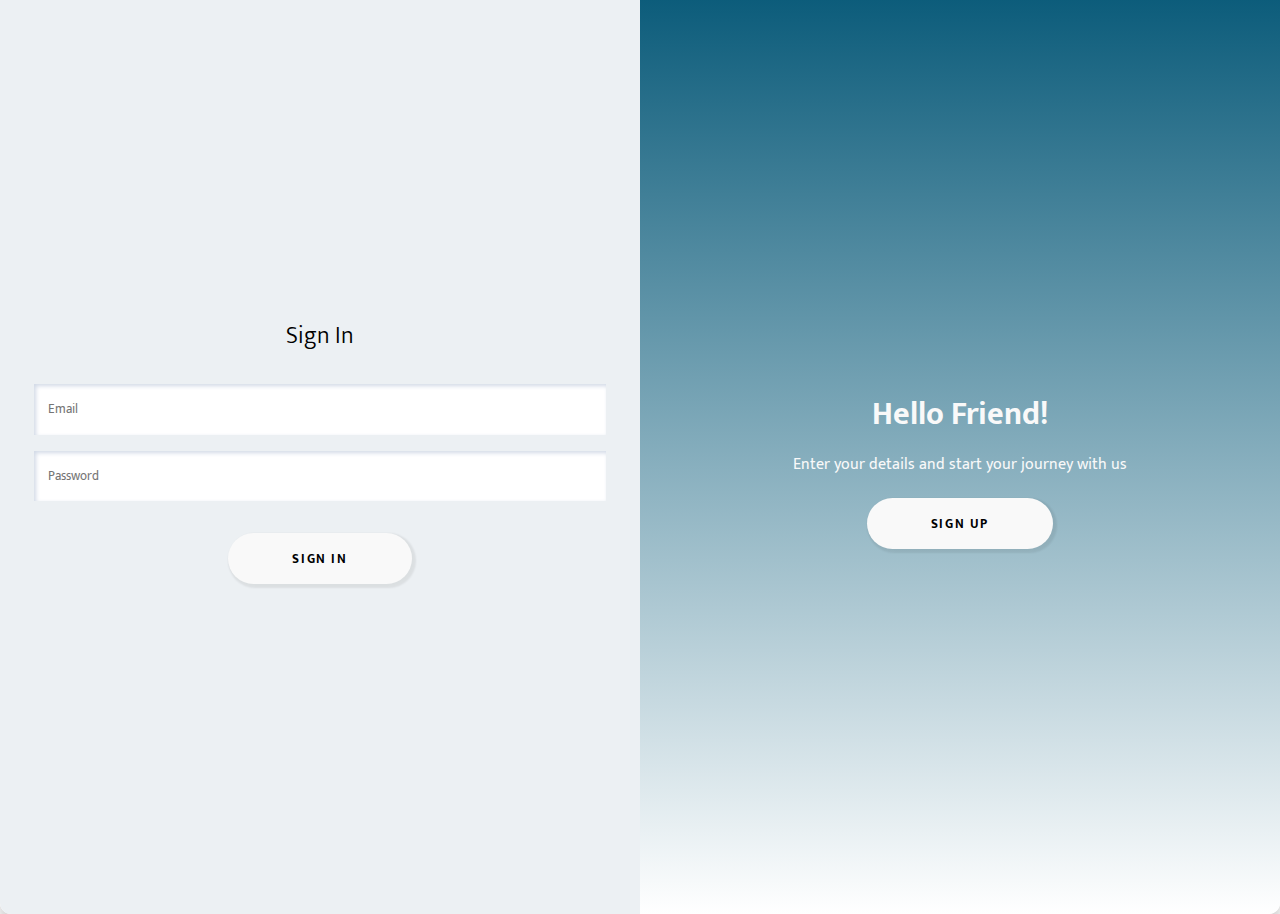
<file: index.html>
<!DOCTYPE html>
<html lang="en">
<head>
    <meta charset="UTF-8">
    <meta http-equiv="X-UA-Compatible" content="IE=edge">
    <meta name="viewport" content="width=device-width, initial-scale=1.0">
    <title>Log in & Sign Up</title>
    <style>
        @import url("https://fonts.googleapis.com/css?family=Mukta:700");
* {
  padding: 0;
  margin: 0;
  font-family: 'Mukta', sans-serif;
}

body {
    -webkit-box-align: center;
        -ms-flex-align: center;
            align-items: center;
    background-attachment: fixed;
    background-position: center;
    background-repeat: no-repeat;
    background-size: cover;
    display: -ms-grid;
    display: grid;
    height: 100vh;
    place-items: center;
  }

:root {
  /* COLORS */
  --white: #fff;
  --gray: #a0a5a8;
  --lightblue: #008997;
  /* RADII */
  --button-radius: 0.7rem;
  /* SIZES */
  --max-width: 100%;
  --max-height: 103%;
  font-size: 16px;
}



.form__title {
  font-weight: 300;
  margin: 0;
  margin-bottom: 1.25rem;
}

.link {
  color: var(--gray);
  font-size: 0.9rem;
  margin: 1.5rem 0;
  text-decoration: none;
}

.container {
  border-radius: var(--button-radius);
  -webkit-box-shadow: 0 0.9rem 1.5rem rgba(0, 0, 0, 0.1), 0 0.7rem 0.5rem rgba(0, 0, 0, 0.1);
          box-shadow: 0 0.9rem 1.5rem rgba(0, 0, 0, 0.1), 0 0.7rem 0.5rem rgba(0, 0, 0, 0.1);
  height: var(--max-height);
  max-width: var(--max-width);
  overflow: hidden;
  position: relative;
  width: 100%;
}

.container__form {
  height: 100%;
  position: absolute;
  top: 0;
  -webkit-transition: all 0.6s ease-in-out;
  transition: all 0.6s ease-in-out;
}

.container--signin {
  left: 0;
  width: 50%;
  z-index: 2;
}

.container.right-panel-active .container--signin {
  -webkit-transform: translateX(100%);
          transform: translateX(100%);
}

.container--signup {
  left: 0;
  opacity: 0;
  width: 50%;
  z-index: 1;
}

.container.right-panel-active .container--signup {
  -webkit-animation: show 0.6s;
          animation: show 0.6s;
  opacity: 1;
  -webkit-transform: translateX(100%);
          transform: translateX(100%);
  z-index: 5;
}

.container__overlay {
  height: 100%;
  left: 50%;
  overflow: hidden;
  position: absolute;
  top: 0;
  -webkit-transition: -webkit-transform 0.6s ease-in-out;
  transition: -webkit-transform 0.6s ease-in-out;
  transition: transform 0.6s ease-in-out;
  transition: transform 0.6s ease-in-out, -webkit-transform 0.6s ease-in-out;
  width: 50%;
  z-index: 100;
}

.container.right-panel-active .container__overlay {
  -webkit-transform: translateX(-100%);
          transform: translateX(-100%);
}

.overlay {
  background: #095a79;
  background: -webkit-gradient(linear, left top, left bottom, from(#095a79), to(white));
  background: linear-gradient(180deg, #095a79 0%, white 100%);
  background-attachment: fixed;
  background-position: center;
  background-repeat: no-repeat;
  background-size: cover;
  height: 100%;
  left: -100%;
  position: relative;
  -webkit-transform: translateX(0);
          transform: translateX(0);
  -webkit-transition: -webkit-transform 0.6s ease-in-out;
  transition: -webkit-transform 0.6s ease-in-out;
  transition: transform 0.6s ease-in-out;
  transition: transform 0.6s ease-in-out, -webkit-transform 0.6s ease-in-out;
  width: 200%;
}

.container.right-panel-active .overlay {
  -webkit-transform: translateX(50%);
          transform: translateX(50%);
}

.overlay__panel {
  -webkit-box-align: center;
      -ms-flex-align: center;
          align-items: center;
  display: -webkit-box;
  display: -ms-flexbox;
  display: flex;
  -webkit-box-orient: vertical;
  -webkit-box-direction: normal;
      -ms-flex-direction: column;
          flex-direction: column;
  height: 104%;
  -webkit-box-pack: center;
      -ms-flex-pack: center;
          justify-content: center;
  position: absolute;
  text-align: center;
  top: 0;
  -webkit-transform: translateX(0);
          transform: translateX(0);
  -webkit-transition: -webkit-transform 0.6s ease-in-out;
  transition: -webkit-transform 0.6s ease-in-out;
  transition: transform 0.6s ease-in-out;
  transition: transform 0.6s ease-in-out, -webkit-transform 0.6s ease-in-out;
  width: 50%;
}

.overlay--left {
  -webkit-transform: translateX(-20%);
          transform: translateX(-20%);
}

.overlay--left h1 {
  color: #f9f9f9;
  margin-bottom: 10px;
}

.overlay--left p {
  color: #f9f9f9;
  width: 80%;
  margin-bottom: 20px;
}

.container.right-panel-active .overlay--left {
  -webkit-transform: translateX(0);
          transform: translateX(0);
}

.overlay--right {
  right: 0;
  -webkit-transform: translateX(0);
          transform: translateX(0);
}

.overlay--right h1 {
  color: #f9f9f9;
  margin-bottom: 10px;
}

.overlay--right p {
  color: #f9f9f9;
  width: 80%;
  margin-bottom: 20px;
}

.container.right-panel-active .overlay--right {
  -webkit-transform: translateX(20%);
          transform: translateX(20%);
}

.btn {
  border-radius: 50px;
  color: #000;
  cursor: pointer;
  font-weight: bold;
  letter-spacing: 0.1rem;
  padding: 0.9rem 4rem;
  text-transform: uppercase;
  -webkit-transition: -webkit-transform 80ms ease-in;
  transition: -webkit-transform 80ms ease-in;
  transition: transform 80ms ease-in;
  transition: transform 80ms ease-in, -webkit-transform 80ms ease-in;
  border: none;
  background-color: #f9f9f9;
  -webkit-box-shadow: 2px 2px 2px 2px #00000012;
          box-shadow: 2px 2px 2px 2px #00000012;
}

.form > .btn {
  margin-top: 1.5rem;
}

.btn:active {
  -webkit-transform: scale(0.95);
          transform: scale(0.95);
}

.btn:focus {
  outline: none;
}

.form {
  background-color: #ecf0f3;
  display: -webkit-box;
  display: -ms-flexbox;
  display: flex;
  -webkit-box-align: center;
      -ms-flex-align: center;
          align-items: center;
  -webkit-box-pack: center;
      -ms-flex-pack: center;
          justify-content: center;
  -webkit-box-orient: vertical;
  -webkit-box-direction: normal;
      -ms-flex-direction: column;
          flex-direction: column;
  padding: 0 3rem;
  height: 100%;
  text-align: center;
}

.input {
  border: none;
  padding: 0.9rem 0.9rem;
  margin: 0.5rem 0;
  width: 100%;
  -webkit-transition: .5s;
  transition: .5s;
  -webkit-box-shadow: inset 2px 2px 4px #d1d9e6, inset -2px -2px 4px #fff;
          box-shadow: inset 2px 2px 4px #d1d9e6, inset -2px -2px 4px #fff;
}

.input:focus {
  outline: none;
  -webkit-box-shadow: inset 4px 4px 4px #d1d9e6, inset -4px -4px 4px #fff;
          box-shadow: inset 4px 4px 4px #d1d9e6, inset -4px -4px 4px #fff;
}

@-webkit-keyframes show {
  0%,
  49.99% {
    opacity: 0;
    z-index: 1;
  }
  50%,
  100% {
    opacity: 1;
    z-index: 5;
  }
}

@keyframes show {
  0%,
  49.99% {
    opacity: 0;
    z-index: 1;
  }
  50%,
  100% {
    opacity: 1;
    z-index: 5;
  }
}

    </style>
</head>
<body>
    <div class="container">
        <!-- Sign Up -->
        <div class="container__form container--signup">
            <form id="signUpForm" class="form">
                <h2 class="form__title">Sign Up</h2>
                <input type="text" id="signupUsername" placeholder="Username" class="input" required />
                <input type="email" id="signupEmail" placeholder="Email" class="input" required />
                <input type="password" id="signupPassword" placeholder="Password" class="input" required />
                <button type="submit" class="btn">Sign Up</button>
            </form>
        </div>

        <!-- Sign In -->
        <div class="container__form container--signin">
            <form id="signInForm" class="form">
                <h2 class="form__title">Sign In</h2>
                <input type="email" id="signinEmail" placeholder="Email" class="input" required />
                <input type="password" id="signinPassword" placeholder="Password" class="input" required />
                <button type="submit" class="btn">Sign In</button>
            </form>
        </div>

        <!-- Overlay -->
        <div class="container__overlay">
            <div class="overlay">
                <div class="overlay__panel overlay--left">
                    <h1>Welcome Back!</h1>
                    <p>To keep connected with us please login with your personal info.</p>
                    <button class="btn" id="signIn">Sign In</button>
                </div>
                <div class="overlay__panel overlay--right">
                    <h1>Hello Friend!</h1>
                    <p>Enter your details and start your journey with us</p>
                    <button class="btn" id="signUp">Sign Up</button>
                </div>
            </div>
        </div>
    </div>

    <script src="script.js"></script>
</body>
</html>
</file>
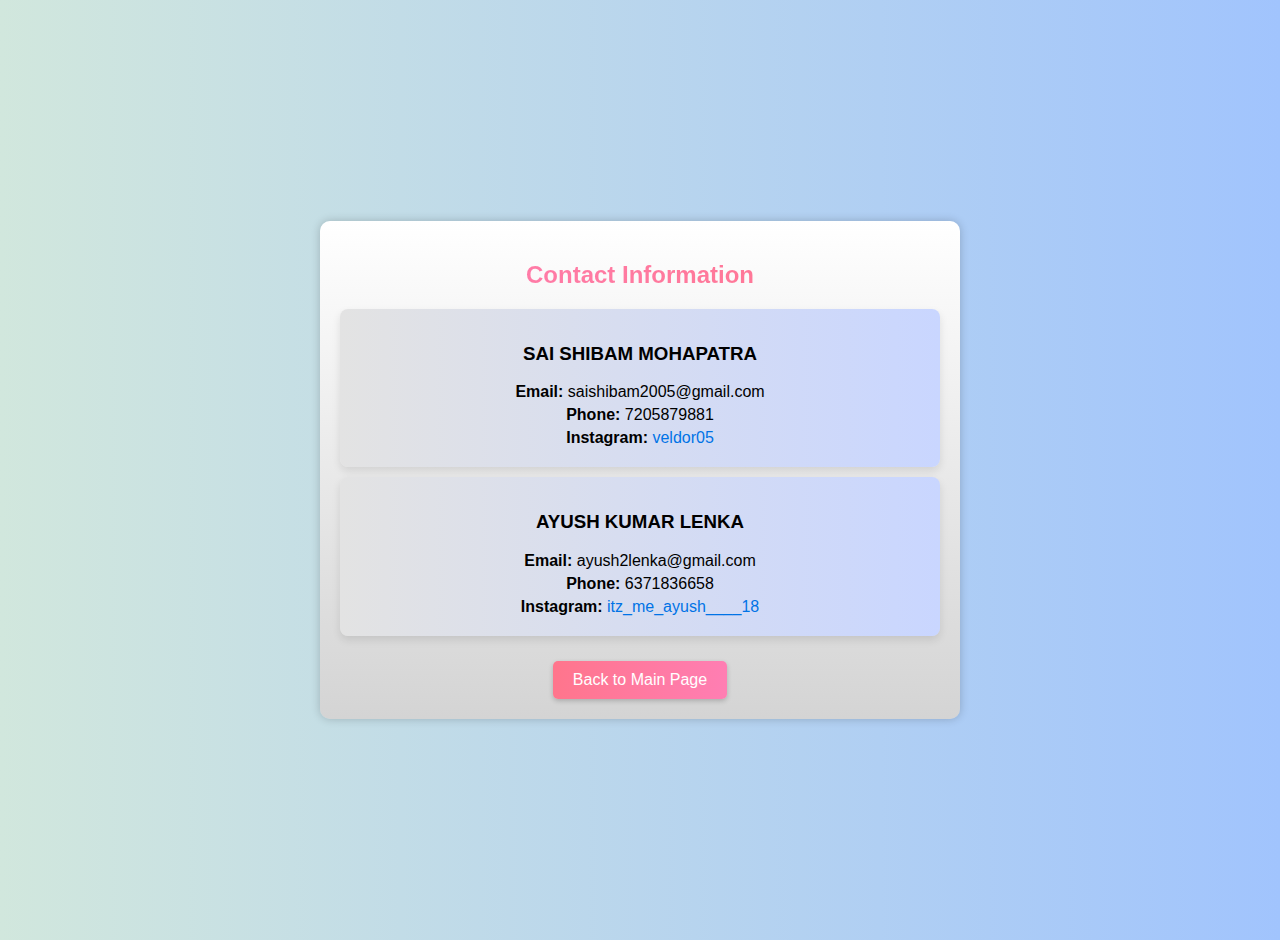
<file: Contact.html>
<!DOCTYPE html>
<html lang="en">
<head>
    <meta charset="UTF-8">
    <meta name="viewport" content="width=device-width, initial-scale=1.0">
    <title>Contact Page</title>
    <style>
        body {
            font-family: Arial, sans-serif;
            background: linear-gradient(to right, #d1e7dd, #a1c4fd);
            text-align: center;
            margin: 0;
            padding: 20px;
            display: flex;
            justify-content: center;
            align-items: center;
            height: 100vh;
        }
        .container {
            width: 600px;
            background: linear-gradient(to bottom, #ffffff, #d4d4d4);
            padding: 20px;
            border-radius: 10px;
            box-shadow: 0 0 10px rgba(0, 0, 0, 0.2);
        }
        h2 {
            color: #333;
            background: linear-gradient(to right, #ff7eb3, #ff758c);
            -webkit-background-clip: text;
            -webkit-text-fill-color: transparent;
        }
        .contact-card {
            background: linear-gradient(to right, #e3e3e3, #c9d6ff);
            padding: 15px;
            margin: 10px 0;
            border-radius: 8px;
            box-shadow: 0 4px 8px rgba(0, 0, 0, 0.1);
        }
        .contact-card p {
            margin: 5px 0;
        }
        .contact-card a {
            color: #0073e6;
            text-decoration: none;
        }
        .back-button {
            display: inline-block;
            margin-top: 15px;
            padding: 10px 20px;
            font-size: 16px;
            background: linear-gradient(to right, #ff758c, #ff7eb3);
            color: white;
            text-decoration: none;
            border-radius: 5px;
            box-shadow: 0 2px 5px rgba(0, 0, 0, 0.2);
            transition: 0.3s;
        }
        .back-button:hover {
            background: linear-gradient(to right, #ff4b6e, #ff758c);
        }
    </style>
</head>
<body>
    <div class="container">
        <h2>Contact Information</h2>
        
        <div class="contact-card">
            <h3>SAI SHIBAM MOHAPATRA</h3>
            <p><strong>Email:</strong> saishibam2005@gmail.com</p>
            <p><strong>Phone:</strong> 7205879881</p>
            <p><strong>Instagram:</strong> <a href="https://instagram.com/veldor05" target="_blank">veldor05</a></p>
        </div>
        
        <div class="contact-card">
            <h3>AYUSH KUMAR LENKA</h3>
            <p><strong>Email:</strong> ayush2lenka@gmail.com</p>
            <p><strong>Phone:</strong> 6371836658</p>
            <p><strong>Instagram:</strong> <a href="https://instagram.com/itz_me_ayush____18" target="_blank">itz_me_ayush____18</a></p>
        </div>

        <a href="main.html" class="back-button">Back to Main Page</a>
    </div>
</body>
</html>
</file>
